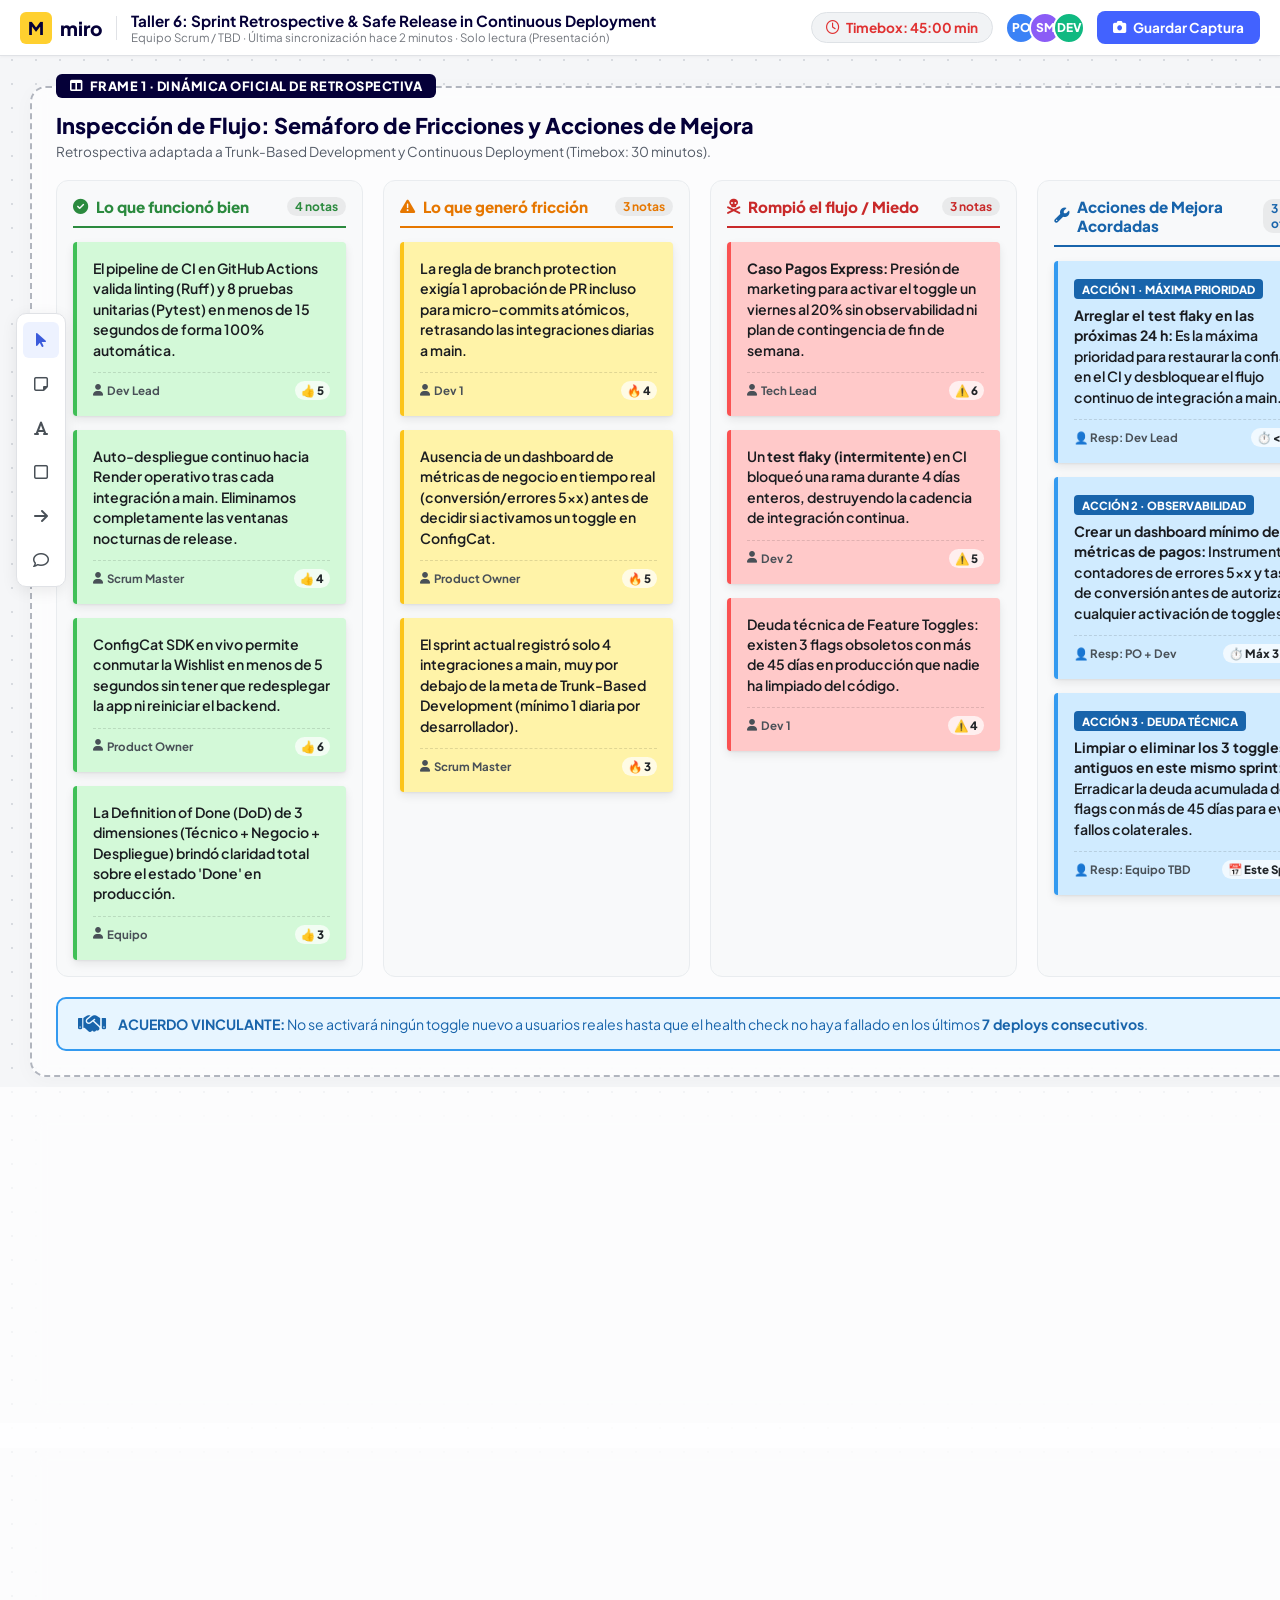
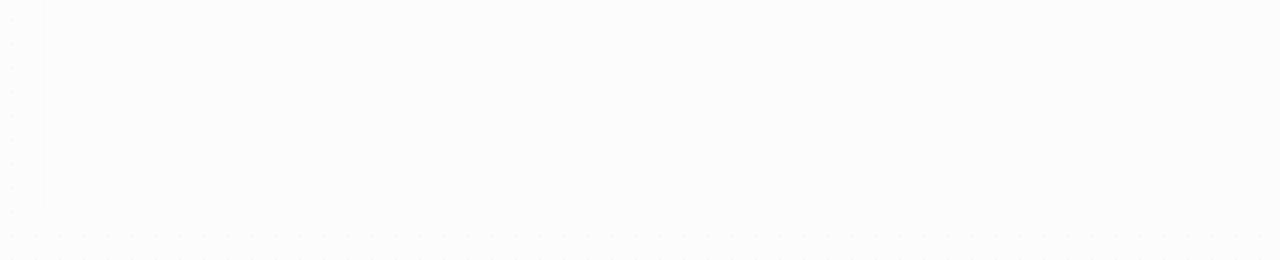
<file: miro_taller6.html>
<!DOCTYPE html>
<html lang="es">
<head>
  <meta charset="UTF-8">
  <meta name="viewport" content="width=device-width, initial-scale=1.0">
  <title>Miro Board · Taller 6: Sprint Retrospective & Liberación Segura en CD</title>
  <link rel="preconnect" href="https://fonts.googleapis.com">
  <link rel="preconnect" href="https://fonts.gstatic.com" crossorigin>
  <link href="https://fonts.googleapis.com/css2?family=Caveat:wght@600;700&family=Plus+Jakarta+Sans:wght@400;500;600;700;800&display=swap" rel="stylesheet">
  <link rel="stylesheet" href="https://cdnjs.cloudflare.com/ajax/libs/font-awesome/6.4.0/css/all.min.css">
  <style>
    :root {
      --miro-yellow: #fff3a8;
      --miro-green: #d3f9d8;
      --miro-red: #ffc9c9;
      --miro-blue: #d0ebff;
      --miro-purple: #eebefa;
      --miro-orange: #ffe8cc;
      --miro-bg: #f5f6f8;
      --miro-dot: #d8dbe0;
      --miro-border: #e0e2e6;
      --text: #22252a;
    }

    * {
      box-sizing: border-box;
      margin: 0;
      padding: 0;
      font-family: 'Plus Jakarta Sans', sans-serif;
    }

    body {
      background-color: var(--miro-bg);
      background-image: radial-gradient(var(--miro-dot) 1.5px, transparent 1.5px);
      background-size: 24px 24px;
      color: var(--text);
      min-height: 100vh;
      display: flex;
      flex-direction: column;
      overflow-x: auto;
    }

    /* Miro Top Bar */
    .miro-navbar {
      height: 56px;
      background: #ffffff;
      border-bottom: 1px solid var(--miro-border);
      display: flex;
      align-items: center;
      justify-content: space-between;
      padding: 0 20px;
      position: sticky;
      top: 0;
      z-index: 100;
      box-shadow: 0 1px 3px rgba(0,0,0,0.04);
    }

    .miro-nav-left {
      display: flex;
      align-items: center;
      gap: 14px;
    }

    .miro-logo {
      display: flex;
      align-items: center;
      gap: 8px;
      font-weight: 800;
      font-size: 1.2rem;
      color: #050038;
      text-decoration: none;
    }

    .miro-logo-icon {
      background: #ffd02f;
      color: #050038;
      width: 32px;
      height: 32px;
      display: flex;
      align-items: center;
      justify-content: center;
      border-radius: 6px;
      font-size: 1.1rem;
    }

    .board-title-group {
      display: flex;
      flex-direction: column;
    }

    .board-title {
      font-size: 0.95rem;
      font-weight: 700;
      color: #050038;
    }

    .board-subtitle {
      font-size: 0.72rem;
      color: #72767d;
    }

    .miro-nav-right {
      display: flex;
      align-items: center;
      gap: 12px;
    }

    .timer-pill {
      background: #f1f3f5;
      padding: 6px 14px;
      border-radius: 20px;
      font-weight: 700;
      font-size: 0.85rem;
      color: #e03131;
      display: flex;
      align-items: center;
      gap: 6px;
      border: 1px solid #dee2e6;
    }

    .avatar-stack {
      display: flex;
      align-items: center;
    }

    .avatar {
      width: 32px;
      height: 32px;
      border-radius: 50%;
      border: 2px solid white;
      display: flex;
      align-items: center;
      justify-content: center;
      font-size: 0.75rem;
      font-weight: 800;
      color: white;
      margin-left: -8px;
    }
    .avatar:first-child { margin-left: 0; }
    .av-po { background: #3b82f6; }
    .av-sm { background: #8b5cf6; }
    .av-dev { background: #10b981; }

    .btn-miro-export {
      background: #4262ff;
      color: white;
      border: none;
      padding: 8px 16px;
      border-radius: 8px;
      font-weight: 700;
      font-size: 0.85rem;
      cursor: pointer;
      display: flex;
      align-items: center;
      gap: 6px;
      transition: background 0.2s;
    }
    .btn-miro-export:hover { background: #304ecc; }

    /* Canvas Area */
    .canvas-container {
      padding: 30px;
      display: flex;
      flex-direction: column;
      gap: 36px;
      min-width: 1400px;
    }

    /* Frames de Miro */
    .miro-frame {
      background: rgba(255, 255, 255, 0.7);
      backdrop-filter: blur(8px);
      border: 2px dashed #b1b5be;
      border-radius: 16px;
      padding: 24px;
      position: relative;
      box-shadow: 0 4px 20px rgba(0,0,0,0.03);
    }

    .frame-badge {
      position: absolute;
      top: -14px;
      left: 24px;
      background: #050038;
      color: white;
      padding: 4px 14px;
      border-radius: 6px;
      font-size: 0.8rem;
      font-weight: 800;
      text-transform: uppercase;
      letter-spacing: 0.5px;
      display: flex;
      align-items: center;
      gap: 6px;
    }

    .frame-header {
      margin-bottom: 20px;
    }

    .frame-header h2 {
      font-size: 1.35rem;
      font-weight: 800;
      color: #050038;
    }

    .frame-header p {
      font-size: 0.85rem;
      color: #555c68;
      margin-top: 4px;
    }

    /* Grid de Columnas de Retrospectiva */
    .retro-columns-grid {
      display: grid;
      grid-template-columns: repeat(4, 1fr);
      gap: 20px;
    }

    .retro-column {
      background: #f8f9fa;
      border: 1px solid #e9ecef;
      border-radius: 12px;
      padding: 16px;
      display: flex;
      flex-direction: column;
      gap: 14px;
    }

    .col-header {
      display: flex;
      align-items: center;
      justify-content: space-between;
      padding-bottom: 10px;
      border-bottom: 2px solid;
    }

    .col-header.green { border-color: #2b8a3e; color: #2b8a3e; }
    .col-header.yellow { border-color: #e67700; color: #e67700; }
    .col-header.red { border-color: #c92a2a; color: #c92a2a; }
    .col-header.blue { border-color: #1864ab; color: #1864ab; }

    .col-title {
      font-size: 0.95rem;
      font-weight: 800;
      display: flex;
      align-items: center;
      gap: 8px;
    }

    .col-count {
      background: rgba(0,0,0,0.06);
      padding: 2px 8px;
      border-radius: 10px;
      font-size: 0.75rem;
      font-weight: 700;
    }

    /* Post-it / Sticky Note */
    .sticky-note {
      padding: 16px;
      border-radius: 4px;
      box-shadow: 0 4px 10px rgba(0,0,0,0.08), 0 1px 2px rgba(0,0,0,0.05);
      position: relative;
      display: flex;
      flex-direction: column;
      justify-content: space-between;
      min-height: 140px;
      transition: transform 0.2s, box-shadow 0.2s;
      cursor: grab;
    }

    .sticky-note:hover {
      transform: translateY(-4px) rotate(-0.5deg);
      box-shadow: 0 10px 20px rgba(0,0,0,0.12);
    }

    .sticky-green { background: var(--miro-green); border-left: 4px solid #40c057; }
    .sticky-yellow { background: var(--miro-yellow); border-left: 4px solid #fcc419; }
    .sticky-red { background: var(--miro-red); border-left: 4px solid #fa5252; }
    .sticky-blue { background: var(--miro-blue); border-left: 4px solid #339af0; }
    .sticky-purple { background: var(--miro-purple); border-left: 4px solid #be4bdb; }

    .sticky-text {
      font-family: 'Plus Jakarta Sans', sans-serif;
      font-size: 0.88rem;
      line-height: 1.45;
      color: #1a1c20;
      font-weight: 600;
    }

    .sticky-footer {
      display: flex;
      align-items: center;
      justify-content: space-between;
      margin-top: 12px;
      padding-top: 8px;
      border-top: 1px dashed rgba(0,0,0,0.12);
      font-size: 0.72rem;
      color: #495057;
    }

    .sticky-author {
      font-weight: 700;
      display: flex;
      align-items: center;
      gap: 4px;
    }

    .sticky-votes {
      background: rgba(255,255,255,0.7);
      padding: 2px 6px;
      border-radius: 12px;
      font-weight: 800;
      color: #212529;
      display: flex;
      align-items: center;
      gap: 3px;
    }

    /* Frame 2: Salud del Pipeline & TBD */
    .metrics-grid {
      display: grid;
      grid-template-columns: repeat(3, 1fr);
      gap: 20px;
    }

    .metric-card-box {
      background: white;
      border: 1px solid #dee2e6;
      border-radius: 12px;
      padding: 18px;
      box-shadow: 0 2px 8px rgba(0,0,0,0.04);
    }

    .metric-box-title {
      font-size: 0.95rem;
      font-weight: 800;
      color: #050038;
      display: flex;
      align-items: center;
      gap: 8px;
      margin-bottom: 12px;
      padding-bottom: 8px;
      border-bottom: 1px solid #f1f3f5;
    }

    /* Frame 3: Safe Release Protocol Flow */
    .flow-pipeline-container {
      display: grid;
      grid-template-columns: repeat(4, 1fr);
      gap: 16px;
      position: relative;
    }

    .flow-step-card {
      background: white;
      border: 2px solid #e2e8f0;
      border-radius: 12px;
      padding: 16px;
      position: relative;
    }

    .flow-step-card.active-step {
      border-color: #2563eb;
      background: #f8faff;
    }

    .step-number {
      font-size: 0.72rem;
      font-weight: 800;
      color: #2563eb;
      text-transform: uppercase;
      margin-bottom: 4px;
    }

    .step-title {
      font-size: 0.95rem;
      font-weight: 800;
      color: #0f172a;
      margin-bottom: 8px;
    }

    .step-desc {
      font-size: 0.8rem;
      color: #64748b;
      line-height: 1.4;
    }

    /* Acciones de Mejora Destacadas */
    .action-badge-prio {
      background: #1864ab;
      color: white;
      padding: 3px 8px;
      border-radius: 4px;
      font-size: 0.7rem;
      font-weight: 800;
      display: inline-block;
      margin-bottom: 6px;
    }

    /* Floating Toolbar */
    .miro-toolbar-left {
      position: fixed;
      left: 16px;
      top: 50%;
      transform: translateY(-50%);
      background: white;
      border: 1px solid var(--miro-border);
      border-radius: 10px;
      box-shadow: 0 4px 16px rgba(0,0,0,0.08);
      padding: 8px 6px;
      display: flex;
      flex-direction: column;
      gap: 8px;
      z-index: 90;
    }

    .tool-btn {
      width: 36px;
      height: 36px;
      border-radius: 6px;
      border: none;
      background: transparent;
      color: #495057;
      font-size: 1rem;
      cursor: pointer;
      display: flex;
      align-items: center;
      justify-content: center;
      transition: all 0.2s;
    }
    .tool-btn:hover, .tool-btn.active {
      background: #edf2ff;
      color: #3b5bdb;
    }

    @media print {
      .miro-navbar, .miro-toolbar-left, .btn-miro-export { display: none; }
      body { background: white; }
      .canvas-container { min-width: auto; padding: 0; }
    }
  </style>
</head>
<body>

  <!-- Barra Superior de Navegación Miro -->
  <nav class="miro-navbar">
    <div class="miro-nav-left">
      <a href="#" class="miro-logo">
        <div class="miro-logo-icon">M</div>
        <span>miro</span>
      </a>
      <div style="height: 24px; width: 1px; background: #e0e2e6;"></div>
      <div class="board-title-group">
        <span class="board-title">Taller 6: Sprint Retrospective & Safe Release in Continuous Deployment</span>
        <span class="board-subtitle">Equipo Scrum / TBD &middot; Última sincronización hace 2 minutos &middot; Solo lectura (Presentación)</span>
      </div>
    </div>

    <div class="miro-nav-right">
      <div class="timer-pill">
        <i class="fa-regular fa-clock"></i>
        <span>Timebox: 45:00 min</span>
      </div>

      <div class="avatar-stack">
        <div class="avatar av-po" title="Product Owner">PO</div>
        <div class="avatar av-sm" title="Scrum Master">SM</div>
        <div class="avatar av-dev" title="Tech Lead / Developer">DEV</div>
      </div>

      <button class="btn-miro-export" onclick="window.print()">
        <i class="fa-solid fa-camera"></i> Guardar Captura
      </button>
    </div>
  </nav>

  <!-- Barra de Herramientas Flotante Estilo Miro -->
  <aside class="miro-toolbar-left">
    <button class="tool-btn active" title="Seleccionar"><i class="fa-solid fa-arrow-pointer"></i></button>
    <button class="tool-btn" title="Post-it"><i class="fa-regular fa-note-sticky"></i></button>
    <button class="tool-btn" title="Texto"><i class="fa-solid fa-font"></i></button>
    <button class="tool-btn" title="Formas"><i class="fa-regular fa-square"></i></button>
    <button class="tool-btn" title="Conector"><i class="fa-solid fa-arrow-right"></i></button>
    <button class="tool-btn" title="Comentarios"><i class="fa-regular fa-comment"></i></button>
  </aside>

  <!-- Área de Lienzo / Canvas -->
  <main class="canvas-container">

    <!-- FRAME 1: RETROSPECTIVA SEMÁFORO DE FLUJO -->
    <section class="miro-frame">
      <div class="frame-badge">
        <i class="fa-solid fa-table-columns"></i> Frame 1 &middot; Dinámica Oficial de Retrospectiva
      </div>

      <div class="frame-header">
        <h2>Inspección de Flujo: Semáforo de Fricciones y Acciones de Mejora</h2>
        <p>Retrospectiva adaptada a Trunk-Based Development y Continuous Deployment (Timebox: 30 minutos).</p>
      </div>

      <div class="retro-columns-grid">

        <!-- Columna 1: 🟢 Lo que funcionó bien -->
        <div class="retro-column">
          <div class="col-header green">
            <span class="col-title"><i class="fa-solid fa-circle-check"></i> Lo que funcionó bien</span>
            <span class="col-count">4 notas</span>
          </div>

          <div class="sticky-note sticky-green">
            <div class="sticky-text">
              El pipeline de CI en GitHub Actions valida linting (Ruff) y 8 pruebas unitarias (Pytest) en menos de 15 segundos de forma 100% automática.
            </div>
            <div class="sticky-footer">
              <span class="sticky-author"><i class="fa-solid fa-user"></i> Dev Lead</span>
              <span class="sticky-votes">👍 5</span>
            </div>
          </div>

          <div class="sticky-note sticky-green">
            <div class="sticky-text">
              Auto-despliegue continuo hacia Render operativo tras cada integración a main. Eliminamos completamente las ventanas nocturnas de release.
            </div>
            <div class="sticky-footer">
              <span class="sticky-author"><i class="fa-solid fa-user"></i> Scrum Master</span>
              <span class="sticky-votes">👍 4</span>
            </div>
          </div>

          <div class="sticky-note sticky-green">
            <div class="sticky-text">
              ConfigCat SDK en vivo permite conmutar la Wishlist en menos de 5 segundos sin tener que redesplegar la app ni reiniciar el backend.
            </div>
            <div class="sticky-footer">
              <span class="sticky-author"><i class="fa-solid fa-user"></i> Product Owner</span>
              <span class="sticky-votes">👍 6</span>
            </div>
          </div>

          <div class="sticky-note sticky-green">
            <div class="sticky-text">
              La Definition of Done (DoD) de 3 dimensiones (Técnico + Negocio + Despliegue) brindó claridad total sobre el estado 'Done' en producción.
            </div>
            <div class="sticky-footer">
              <span class="sticky-author"><i class="fa-solid fa-user"></i> Equipo</span>
              <span class="sticky-votes">👍 3</span>
            </div>
          </div>
        </div>

        <!-- Columna 2: 🟡 Lo que generó fricción -->
        <div class="retro-column">
          <div class="col-header yellow">
            <span class="col-title"><i class="fa-solid fa-triangle-exclamation"></i> Lo que generó fricción</span>
            <span class="col-count">3 notas</span>
          </div>

          <div class="sticky-note sticky-yellow">
            <div class="sticky-text">
              La regla de branch protection exigía 1 aprobación de PR incluso para micro-commits atómicos, retrasando las integraciones diarias a main.
            </div>
            <div class="sticky-footer">
              <span class="sticky-author"><i class="fa-solid fa-user"></i> Dev 1</span>
              <span class="sticky-votes">🔥 4</span>
            </div>
          </div>

          <div class="sticky-note sticky-yellow">
            <div class="sticky-text">
              Ausencia de un dashboard de métricas de negocio en tiempo real (conversión/errores 5xx) antes de decidir si activamos un toggle en ConfigCat.
            </div>
            <div class="sticky-footer">
              <span class="sticky-author"><i class="fa-solid fa-user"></i> Product Owner</span>
              <span class="sticky-votes">🔥 5</span>
            </div>
          </div>

          <div class="sticky-note sticky-yellow">
            <div class="sticky-text">
              El sprint actual registró solo 4 integraciones a main, muy por debajo de la meta de Trunk-Based Development (mínimo 1 diaria por desarrollador).
            </div>
            <div class="sticky-footer">
              <span class="sticky-author"><i class="fa-solid fa-user"></i> Scrum Master</span>
              <span class="sticky-votes">🔥 3</span>
            </div>
          </div>
        </div>

        <!-- Columna 3: 🔴 Lo que rompió el flujo o generó miedo -->
        <div class="retro-column">
          <div class="col-header red">
            <span class="col-title"><i class="fa-solid fa-skull-crossbones"></i> Rompió el flujo / Miedo</span>
            <span class="col-count">3 notas</span>
          </div>

          <div class="sticky-note sticky-red">
            <div class="sticky-text">
              <strong>Caso Pagos Express:</strong> Presión de marketing para activar el toggle un viernes al 20% sin observabilidad ni plan de contingencia de fin de semana.
            </div>
            <div class="sticky-footer">
              <span class="sticky-author"><i class="fa-solid fa-user"></i> Tech Lead</span>
              <span class="sticky-votes">⚠️ 6</span>
            </div>
          </div>

          <div class="sticky-note sticky-red">
            <div class="sticky-text">
              Un <strong>test flaky (intermitente)</strong> en CI bloqueó una rama durante 4 días enteros, destruyendo la cadencia de integración continua.
            </div>
            <div class="sticky-footer">
              <span class="sticky-author"><i class="fa-solid fa-user"></i> Dev 2</span>
              <span class="sticky-votes">⚠️ 5</span>
            </div>
          </div>

          <div class="sticky-note sticky-red">
            <div class="sticky-text">
              Deuda técnica de Feature Toggles: existen 3 flags obsoletos con más de 45 días en producción que nadie ha limpiado del código.
            </div>
            <div class="sticky-footer">
              <span class="sticky-author"><i class="fa-solid fa-user"></i> Dev 1</span>
              <span class="sticky-votes">⚠️ 4</span>
            </div>
          </div>
        </div>

        <!-- Columna 4: 🛠️ Acciones de Mejora Acordadas (Solución Oficial) -->
        <div class="retro-column">
          <div class="col-header blue">
            <span class="col-title"><i class="fa-solid fa-wrench"></i> Acciones de Mejora Acordadas</span>
            <span class="col-count">3 oficiales</span>
          </div>

          <div class="sticky-note sticky-blue">
            <div>
              <span class="action-badge-prio">ACCIÓN 1 &middot; MÁXIMA PRIORIDAD</span>
              <div class="sticky-text">
                <strong>Arreglar el test flaky en las próximas 24 h:</strong> Es la máxima prioridad para restaurar la confianza en el CI y desbloquear el flujo continuo de integración a main.
              </div>
            </div>
            <div class="sticky-footer">
              <span class="sticky-author">👤 Resp: Dev Lead</span>
              <span class="sticky-votes">⏱️ &lt; 24h</span>
            </div>
          </div>

          <div class="sticky-note sticky-blue">
            <div>
              <span class="action-badge-prio">ACCIÓN 2 &middot; OBSERVABILIDAD</span>
              <div class="sticky-text">
                <strong>Crear un dashboard mínimo de métricas de pagos:</strong> Instrumentar contadores de errores 5xx y tasa de conversión antes de autorizar cualquier activación de toggles.
              </div>
            </div>
            <div class="sticky-footer">
              <span class="sticky-author">👤 Resp: PO + Dev</span>
              <span class="sticky-votes">⏱️ Máx 3 días</span>
            </div>
          </div>

          <div class="sticky-note sticky-blue">
            <div>
              <span class="action-badge-prio">ACCIÓN 3 &middot; DEUDA TÉCNICA</span>
              <div class="sticky-text">
                <strong>Limpiar o eliminar los 3 toggles antiguos en este mismo sprint:</strong> Erradicar la deuda acumulada de flags con más de 45 días para evitar fallos colaterales.
              </div>
            </div>
            <div class="sticky-footer">
              <span class="sticky-author">👤 Resp: Equipo TBD</span>
              <span class="sticky-votes">📅 Este Sprint</span>
            </div>
          </div>
        </div>

      </div>

      <!-- Banner de Acuerdo de Estabilidad -->
      <div style="margin-top: 20px; background: #e7f5ff; border: 2px solid #339af0; padding: 14px 20px; border-radius: 10px; font-size: 0.88rem; color: #1864ab; display: flex; align-items: center; gap: 12px;">
        <i class="fa-solid fa-handshake" style="font-size: 1.4rem;"></i>
        <span><strong>ACUERDO VINCULANTE:</strong> No se activará ningún toggle nuevo a usuarios reales hasta que el health check no haya fallado en los últimos <strong>7 deploys consecutivos</strong>.</span>
      </div>
    </section>

    <!-- FRAME 2: LOS 3 FOCOS OBLIGATORIOS DE LA RETROSPECTIVA -->
    <section class="miro-frame">
      <div class="frame-badge">
        <i class="fa-solid fa-chart-line"></i> Frame 2 &middot; Métricas Clave de Flujo Continuo
      </div>

      <div class="frame-header">
        <h2>Inspección Obligatoria: Salud del Pipeline, Disciplina TBD y Flujo de Valor</h2>
        <p>Evaluación objetiva con datos de telemetría y métricas del ciclo de entrega.</p>
      </div>

      <div class="metrics-grid">
        <div class="metric-card-box">
          <div class="metric-box-title">
            <i class="fa-solid fa-heart-pulse" style="color: #e03131;"></i> 1. Salud del Pipeline
          </div>
          <p style="font-size: 0.85rem; line-height: 1.5; color: #495057;">
            <strong>¿Cuántas veces falló el CI?:</strong> 1 vez debido a un test flaky.<br>
            <strong>Tiempo de despliegue promedio:</strong> 1 min 45 s en Render.<br>
            <strong>Rollbacks registrados:</strong> 1 rollback manual tras fallo de 11 min en health check (ya mitigado con timeout de 2s).
          </p>
        </div>

        <div class="metric-card-box">
          <div class="metric-box-title">
            <i class="fa-solid fa-code-branch" style="color: #2b8a3e;"></i> 2. Disciplina TBD
          </div>
          <p style="font-size: 0.85rem; line-height: 1.5; color: #495057;">
            <strong>Integraciones a main:</strong> 4 en el sprint (Meta: &ge;1 diaria).<br>
            <strong>Vida máxima de ramas:</strong> 1 rama vivió 4 días (inaceptable en TBD, resuelto con la política de cuarentena).<br>
            <strong>Estado de Feature Flags:</strong> 1 activo en ConfigCat (Wishlist), 1 protegido en OFF (Pagos Express).
          </p>
        </div>

        <div class="metric-card-box">
          <div class="metric-box-title">
            <i class="fa-solid fa-bolt" style="color: #1971c2;"></i> 3. Flujo de Valor
          </div>
          <p style="font-size: 0.85rem; line-height: 1.5; color: #495057;">
            <strong>Lead Time for Changes:</strong> 25 minutos desde commit local hasta producción activa en Render.<br>
            <strong>¿Llegó el valor a los usuarios?:</strong> Sí, catálogo y wishlist operando de forma continua con validación real sin caídas de servicio.
          </p>
        </div>
      </div>
    </section>

    <!-- FRAME 3: ESTRATEGIA DE LIBERACIÓN SEGURA (DECISIÓN FINAL) -->
    <section class="miro-frame">
      <div class="frame-badge">
        <i class="fa-solid fa-shield-halved"></i> Frame 3 &middot; Estrategia de Liberación Segura (Decisión Final)
      </div>

      <div class="frame-header">
        <div style="display: flex; align-items: center; justify-content: space-between;">
          <h2>Decisión Final: <span style="color: #c92a2a;">NO SE ACTIVA EL 20% ESTE VIERNES</span></h2>
          <span style="background: #ffe3e3; color: #c92a2a; padding: 4px 12px; border-radius: 20px; font-weight: 800; font-size: 0.8rem;">Decisión Madura Acordada</span>
        </div>
        <p>Plan acordado en 5 pasos protegiendo la confianza del pipeline y la disciplina TBD por encima de la presión comercial.</p>
      </div>

      <div class="flow-pipeline-container" style="grid-template-columns: repeat(5, 1fr);">
        <div class="flow-step-card">
          <div class="step-number">Paso 1 &middot; Esta Semana</div>
          <div class="step-title">Test Flaky + Toggles</div>
          <div class="step-desc">Resolver el test flaky en <24h y limpiar los 3 toggles viejos (>45d) en este mismo sprint.</div>
        </div>

        <div class="flow-step-card">
          <div class="step-number">Paso 2 &middot; Máximo 3 Días</div>
          <div class="step-title">Métricas de Pagos</div>
          <div class="step-desc">Implementar métricas básicas de error 5xx y tasa de conversión antes de cualquier activación.</div>
        </div>

        <div class="flow-step-card active-step">
          <div class="step-number">Paso 3 &middot; 1-2 Días</div>
          <div class="step-title">Usuarios Internos</div>
          <div class="step-desc">Activar primero solo para usuarios internos / equipo con 1 a 2 días de observación controlada.</div>
        </div>

        <div class="flow-step-card">
          <div class="step-number">Paso 4 &middot; Rollout Gradual</div>
          <div class="step-title">Subir al 5% &rarr; 20%</div>
          <div class="step-desc">Si todo está estable, subir al 5% y luego al 20% con observación de 48 horas en cada paso.</div>
        </div>

        <div class="flow-step-card" style="border-color: #c92a2a; background: #fff5f5;">
          <div class="step-number" style="color: #c92a2a;">Paso 5 &middot; Criterio Rollback</div>
          <div class="step-title" style="color: #c92a2a;">Aumento > 0,5% Error</div>
          <div class="step-desc">Criterio de rollback automático: cualquier aumento > 0,5% en errores de pago dispara el apagado inmediato en ConfigCat.</div>
        </div>
      </div>

      <div style="margin-top: 18px; background: #f8f9fa; border-left: 4px solid #050038; padding: 14px 18px; border-radius: 4px; font-size: 0.85rem; color: #212529; line-height: 1.5;">
        <strong>Resumen de la decisión madura:</strong> <em>“Se protege la confianza del pipeline y la disciplina TBD por encima de la presión comercial de corto plazo. Se comunica con transparencia al stakeholder y se define un camino claro y seguro de liberación. Este caso combina presión de negocio, deuda técnica, fallos recientes de pipeline, falta de métricas y ruptura de disciplina TBD. Obliga al equipo a negociar, priorizar y aplicar todo lo aprendido en los cuatro talleres.”</em>
      </div>
    </section>

  </main>

  <script>
    console.log("Miro board loaded successfully.");
  </script>
</body>
</html>
</file>
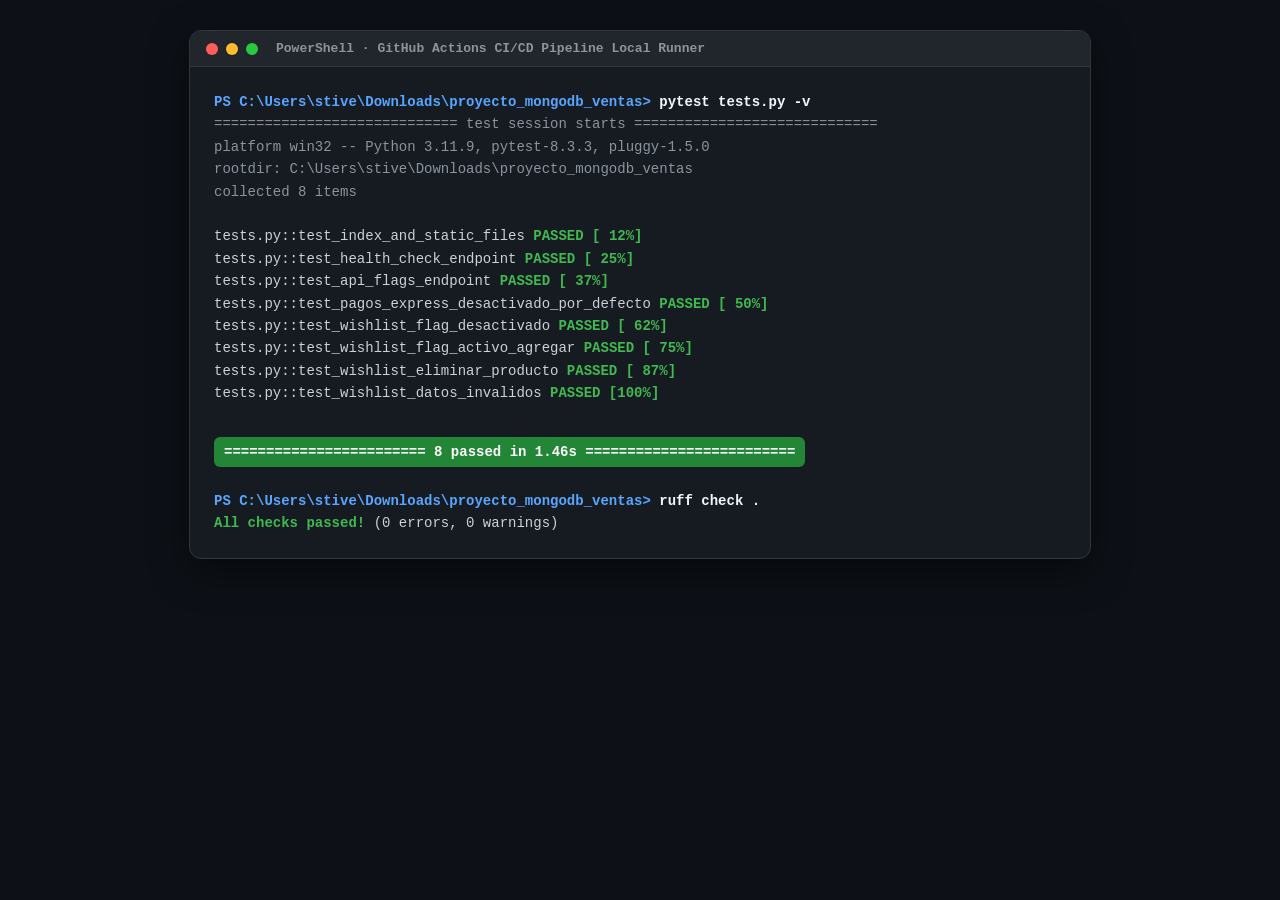
<file: docs/test_report.html>
<!DOCTYPE html>
<html lang="es">
<head>
  <meta charset="UTF-8">
  <title>CI/CD Terminal Validation</title>
  <style>
    body {
      background: #0d1117;
      color: #c9d1d9;
      font-family: 'Consolas', 'Courier New', monospace;
      padding: 30px;
      margin: 0;
    }
    .terminal-window {
      background: #161b22;
      border: 1px solid #30363d;
      border-radius: 12px;
      overflow: hidden;
      box-shadow: 0 12px 36px rgba(0,0,0,0.5);
      max-width: 900px;
      margin: 0 auto;
    }
    .terminal-header {
      background: #21262d;
      padding: 10px 16px;
      display: flex;
      align-items: center;
      gap: 8px;
      border-bottom: 1px solid #30363d;
    }
    .dot { width: 12px; height: 12px; border-radius: 50%; display: inline-block; }
    .dot-red { background: #ff5f56; }
    .dot-yellow { background: #ffbd2e; }
    .dot-green { background: #27c93f; }
    .terminal-title {
      color: #8b949e;
      font-size: 13px;
      font-weight: 600;
      margin-left: 10px;
    }
    .terminal-body {
      padding: 24px;
      font-size: 14px;
      line-height: 1.6;
    }
    .prompt { color: #58a6ff; font-weight: bold; }
    .cmd { color: #f0f6fc; font-weight: bold; }
    .success-badge {
      background: #238636;
      color: #ffffff;
      padding: 4px 10px;
      border-radius: 6px;
      font-weight: bold;
      display: inline-block;
      margin-top: 10px;
    }
    .green { color: #3fb950; font-weight: bold; }
    .cyan { color: #58a6ff; }
    .muted { color: #8b949e; }
  </style>
</head>
<body>
  <div class="terminal-window">
    <div class="terminal-header">
      <span class="dot dot-red"></span>
      <span class="dot dot-yellow"></span>
      <span class="dot dot-green"></span>
      <span class="terminal-title">PowerShell &middot; GitHub Actions CI/CD Pipeline Local Runner</span>
    </div>
    <div class="terminal-body">
      <div><span class="prompt">PS C:\Users\stive\Downloads\proyecto_mongodb_ventas&gt;</span> <span class="cmd">pytest tests.py -v</span></div>
      <div class="muted">============================= test session starts =============================</div>
      <div class="muted">platform win32 -- Python 3.11.9, pytest-8.3.3, pluggy-1.5.0</div>
      <div class="muted">rootdir: C:\Users\stive\Downloads\proyecto_mongodb_ventas</div>
      <div class="muted">collected 8 items</div>
      <br>
      <div>tests.py::test_index_and_static_files <span class="green">PASSED [ 12%]</span></div>
      <div>tests.py::test_health_check_endpoint <span class="green">PASSED [ 25%]</span></div>
      <div>tests.py::test_api_flags_endpoint <span class="green">PASSED [ 37%]</span></div>
      <div>tests.py::test_pagos_express_desactivado_por_defecto <span class="green">PASSED [ 50%]</span></div>
      <div>tests.py::test_wishlist_flag_desactivado <span class="green">PASSED [ 62%]</span></div>
      <div>tests.py::test_wishlist_flag_activo_agregar <span class="green">PASSED [ 75%]</span></div>
      <div>tests.py::test_wishlist_eliminar_producto <span class="green">PASSED [ 87%]</span></div>
      <div>tests.py::test_wishlist_datos_invalidos <span class="green">PASSED [100%]</span></div>
      <br>
      <div class="success-badge">======================== 8 passed in 1.46s =========================</div>
      <br><br>
      <div><span class="prompt">PS C:\Users\stive\Downloads\proyecto_mongodb_ventas&gt;</span> <span class="cmd">ruff check .</span></div>
      <div><span class="green">All checks passed!</span> (0 errors, 0 warnings)</div>
    </div>
  </div>
</body>
</html>
</file>
